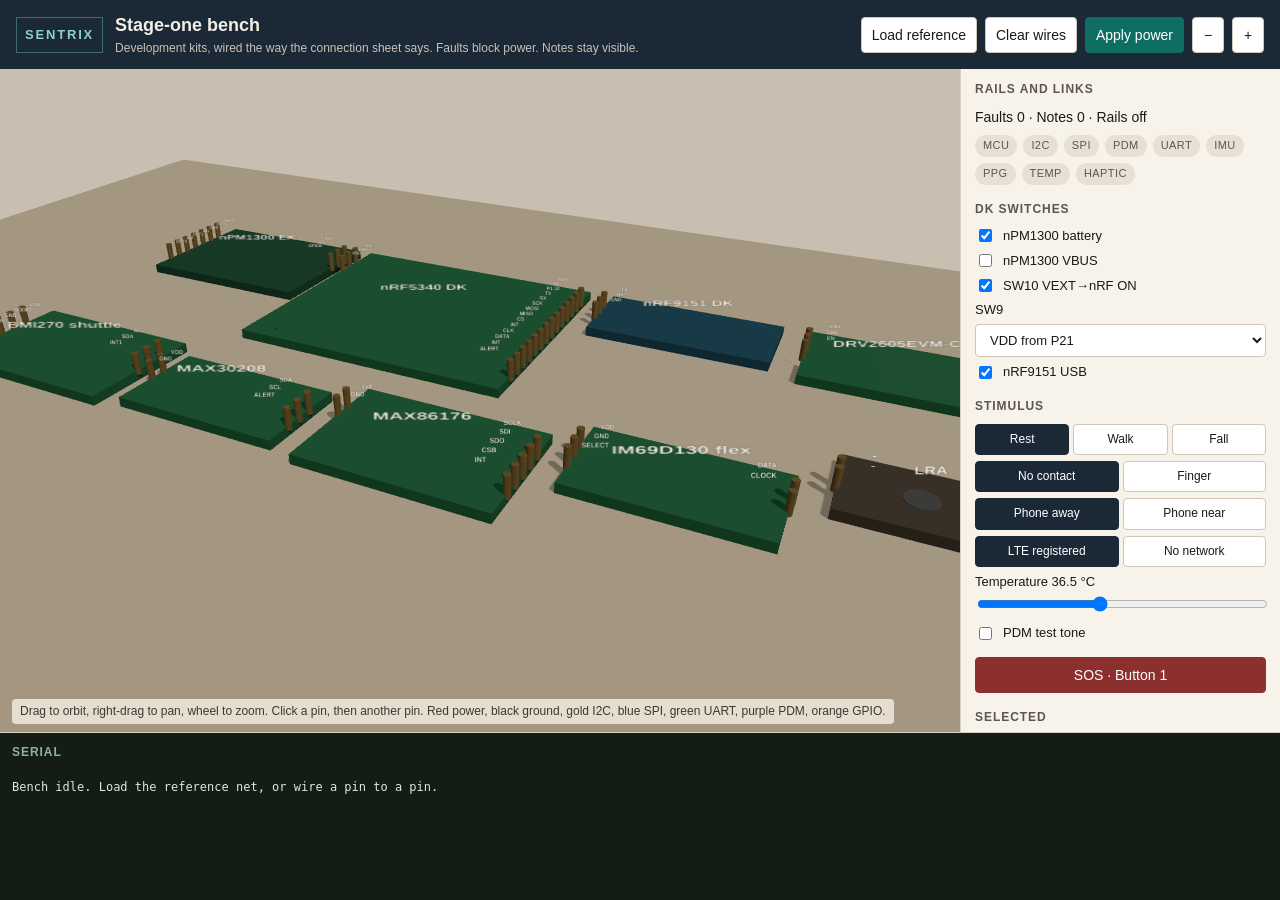
<file: sim/index.html>
<!DOCTYPE html>
<html lang="en">
<head>
  <meta charset="utf-8" />
  <meta name="viewport" content="width=device-width, initial-scale=1" />
  <title>SentriX stage-one bench</title>
  <link rel="stylesheet" href="styles.css" />
</head>
<body>
  <header class="top">
    <div class="brand">
      <span class="mark">SENTRIX</span>
      <div>
        <h1>Stage-one bench</h1>
        <p>Development kits, wired the way the connection sheet says. Faults block power. Notes stay visible.</p>
      </div>
    </div>
    <div class="tools">
      <button id="load" type="button">Load reference</button>
      <button id="clear" type="button">Clear wires</button>
      <button id="power" type="button" class="power">Apply power</button>
      <button id="zoom-out" type="button" class="icon" aria-label="Zoom out">−</button>
      <button id="zoom-in" type="button" class="icon" aria-label="Zoom in">+</button>
    </div>
  </header>

  <div class="workspace">
    <div class="bench-wrap" id="bench-wrap">
      <p class="hint">Drag to orbit, right-drag to pan, wheel to zoom. Click a pin, then another pin. Red power, black ground, gold I2C, blue SPI, green UART, purple PDM, orange GPIO.</p>
    </div>

    <aside class="side">
      <section>
        <h2>Rails and links</h2>
        <p id="summary" class="summary">Faults 0</p>
        <div id="chips" class="chips"></div>
      </section>

      <section>
        <h2>DK switches</h2>
        <label><input id="sw-vbat" type="checkbox" checked /> nPM1300 battery</label>
        <label><input id="sw-vbus" type="checkbox" /> nPM1300 VBUS</label>
        <label><input id="sw-sw10" type="checkbox" checked /> SW10 VEXT→nRF ON</label>
        <label class="row">SW9
          <select id="sw-sw9">
            <option value="vdd" selected>VDD from P21</option>
            <option value="usb">DK USB</option>
          </select>
        </label>
        <label><input id="sw-modem" type="checkbox" checked /> nRF9151 USB</label>
      </section>

      <section>
        <h2>Stimulus</h2>
        <div class="seg" id="motion">
          <button type="button" data-motion="rest" class="on">Rest</button>
          <button type="button" data-motion="walk">Walk</button>
          <button type="button" data-motion="fall">Fall</button>
        </div>
        <div class="seg" id="ppg">
          <button type="button" data-ppg="none" class="on">No contact</button>
          <button type="button" data-ppg="contact">Finger</button>
        </div>
        <div class="seg" id="phone">
          <button type="button" data-phone="away" class="on">Phone away</button>
          <button type="button" data-phone="near">Phone near</button>
        </div>
        <div class="seg" id="lte">
          <button type="button" data-lte="up" class="on">LTE registered</button>
          <button type="button" data-lte="down">No network</button>
        </div>
        <label class="row">Temperature <output id="temp-out">36.5</output> °C
          <input id="temp" type="range" min="34" max="40" step="0.1" value="36.5" />
        </label>
        <label><input id="mic" type="checkbox" /> PDM test tone</label>
        <button id="sos" type="button" class="sos">SOS · Button 1</button>
      </section>

      <section>
        <h2>Selected</h2>
        <div id="inspector"><p class="muted">Click a board or a pin.</p></div>
      </section>

      <section>
        <h2>Check</h2>
        <div id="checks"></div>
      </section>
    </aside>
  </div>

  <section class="monitor">
    <div class="monitor-head">
      <h2>Serial</h2>
      <svg id="wave" viewBox="0 0 320 48" preserveAspectRatio="none"></svg>
    </div>
    <pre id="log"></pre>
  </section>

  <script src="vendor/three.min.js"></script>
  <script src="bench.js"></script>
  <script src="app.js"></script>
</body>
</html>
</file>
<file: sim/styles.css>
:root {
  --ink: #1c1915;
  --muted: #5c564c;
  --navy: #1b2836;
  --teal: #0e6e62;
  --paper: #efe8dc;
  --panel: #f7f3eb;
  --line: #d9d0c2;
  --bench: #c9bfb0;
  --danger: #8c2f2f;
  --warn: #8a5a28;
  --ok: #1d6b45;
  --gold: #c6a15a;
}

* { box-sizing: border-box; }
html, body { height: 100%; margin: 0; }
body {
  min-height: 100%;
  display: flex;
  flex-direction: column;
  color: var(--ink);
  background: var(--paper);
  font: 14px/1.45 "Segoe UI", "Helvetica Neue", sans-serif;
}

.top {
  display: flex;
  justify-content: space-between;
  gap: 16px;
  align-items: center;
  padding: 12px 16px;
  background: var(--navy);
  color: #f4efe6;
}
.brand { display: flex; gap: 12px; align-items: center; }
.brand h1 { margin: 0; font-size: 18px; font-weight: 650; letter-spacing: 0; }
.brand p { margin: 2px 0 0; color: #c9c2b6; font-size: 12px; max-width: 640px; }
.mark {
  font-weight: 750;
  letter-spacing: 0.14em;
  font-size: 13px;
  color: #8fd0c6;
  border: 1px solid #3d6f68;
  padding: 8px 8px 7px;
}

.tools { display: flex; gap: 8px; align-items: center; }
button, select {
  font: inherit;
  color: var(--ink);
  background: #fff;
  border: 1px solid #cfc6b8;
  border-radius: 4px;
  padding: 7px 10px;
  cursor: pointer;
}
button:hover { border-color: var(--teal); }
.power { background: var(--teal); color: #fff; border-color: var(--teal); }
.power.on { background: #8c2f2f; border-color: #8c2f2f; }
.sos { width: 100%; background: #8c2f2f; color: #fff; border-color: #8c2f2f; margin-top: 8px; }
.icon { width: 32px; padding: 7px 0; }

.workspace { flex: 1; min-height: 0; display: flex; }
.bench-wrap {
  flex: 1;
  min-width: 0;
  position: relative;
  background:
    radial-gradient(circle at 1px 1px, rgba(60, 48, 32, 0.16) 1px, transparent 0) 0 0 / 18px 18px,
    var(--bench);
}
.bench-wrap canvas { display: block; touch-action: none; }
.hint {
  position: absolute;
  left: 12px;
  bottom: 8px;
  margin: 0;
  color: #3f382f;
  font-size: 12px;
  background: rgba(239, 232, 220, 0.88);
  padding: 4px 8px;
  border-radius: 4px;
}

.side {
  width: 320px;
  overflow: auto;
  background: var(--panel);
  border-left: 1px solid var(--line);
  padding: 12px 14px 20px;
}
.side h2, .monitor h2 {
  margin: 0 0 8px;
  font-size: 12px;
  letter-spacing: 0.08em;
  text-transform: uppercase;
  color: var(--muted);
}
.side section { margin-bottom: 16px; }
.side label { display: flex; gap: 8px; align-items: center; margin: 6px 0; font-size: 13px; }
.side label.row { display: block; }
.side select, .side input[type="range"] { width: 100%; margin-top: 4px; }
.summary { margin: 0 0 8px; font-variant-numeric: tabular-nums; }
.muted { color: var(--muted); margin: 0; }
.chips { display: flex; flex-wrap: wrap; gap: 6px; }
.chip {
  font-size: 11px;
  letter-spacing: 0.04em;
  text-transform: uppercase;
  border-radius: 99px;
  padding: 3px 8px;
  background: #e7e0d4;
  color: var(--muted);
}
.chip.on { background: #d7efe4; color: var(--ok); }
.seg { display: flex; flex-wrap: wrap; gap: 4px; margin-bottom: 6px; }
.seg button { flex: 1; padding: 6px 4px; font-size: 12px; }
.seg button.on { background: var(--navy); color: #fff; border-color: var(--navy); }

.check { margin: 0 0 8px; padding-left: 10px; border-left: 3px solid var(--ok); }
.check.bad { border-color: var(--danger); }
.check.warn { border-color: var(--warn); }
.check p { margin: 0; font-size: 13px; }
.inspector-name { margin: 0 0 4px; font-weight: 650; }
.inspector-detail { margin: 0 0 8px; }
.inspector-detail a { color: var(--teal); }

.monitor {
  height: 168px;
  display: flex;
  flex-direction: column;
  border-top: 1px solid var(--line);
  background: #141c16;
  color: #d7ecda;
}
.monitor-head {
  display: flex;
  align-items: center;
  justify-content: space-between;
  padding: 6px 12px 0;
}
.monitor h2 { color: #8fb39a; }
#wave { width: 220px; height: 36px; }
#wave polyline { fill: none; stroke: #7dcea0; stroke-width: 1.5; }
#log {
  flex: 1;
  margin: 0;
  padding: 4px 12px 8px;
  overflow: auto;
  font: 12px/1.45 Consolas, "Cascadia Mono", monospace;
  white-space: pre-wrap;
}

.pcb { fill: #1f6b43; stroke: #143d28; stroke-width: 2; }
.board.selected .pcb { stroke: #f4efe6; }
.board-name { fill: #f4efe6; font-size: 14px; font-weight: 700; }
.board-tag { fill: #c9e6d4; font-size: 10px; letter-spacing: 0.06em; }
.pin-label { fill: #f4efe6; font-size: 10px; }
.pin circle { fill: var(--gold); stroke: #3a2e14; stroke-width: 1; }
.pin.hot circle { fill: #fff4cc; stroke: #fff; }
.pin text { pointer-events: none; }
.wire { fill: none; stroke-width: 2.5; stroke-linecap: round; }
.wire.selected { stroke-width: 4; }
.hole { fill: #143d28; }
</file>
